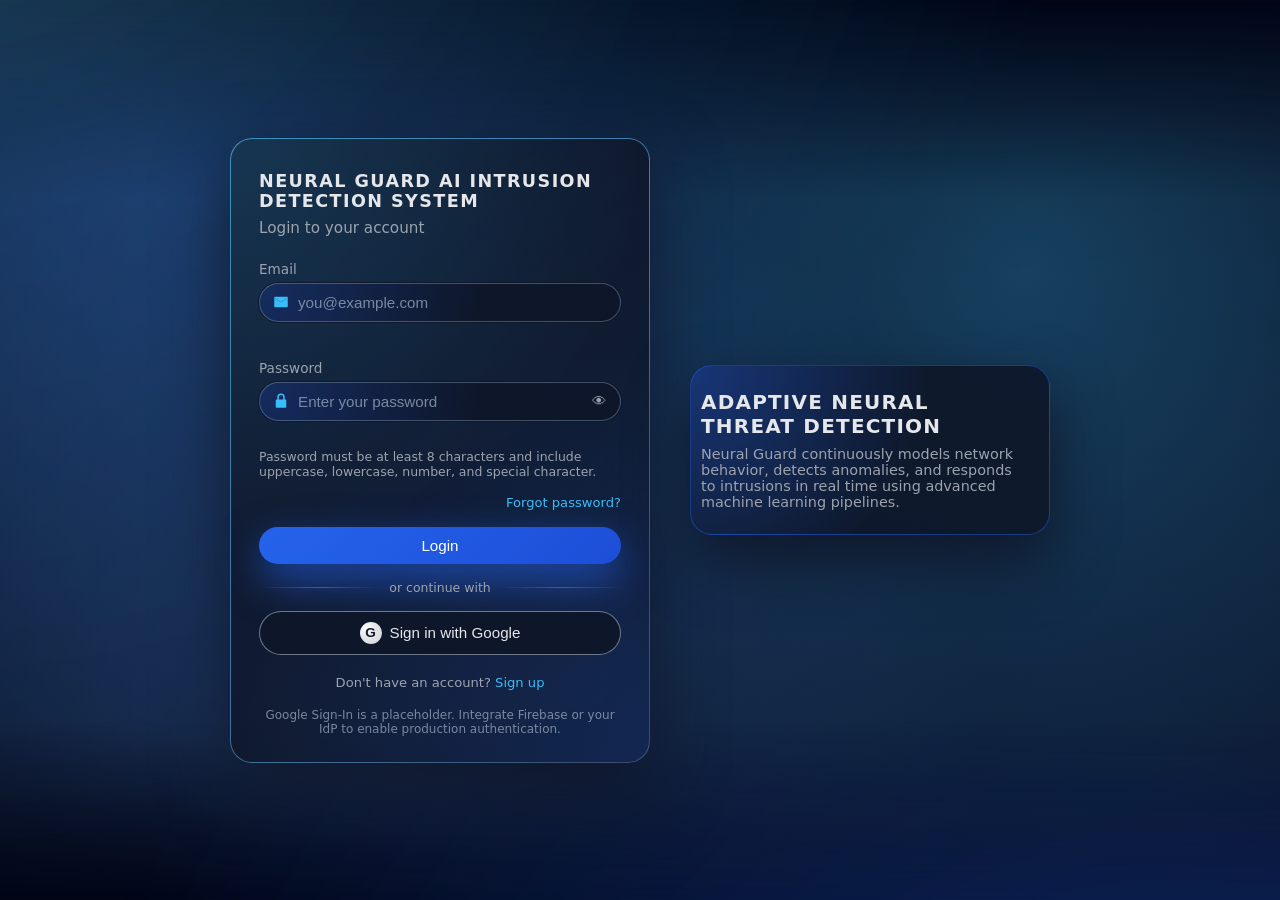
<file: frontend_demos/demo2/login.html>
<!DOCTYPE html>
<html lang="en">
  <head>
    <meta charset="UTF-8" />
    <meta name="viewport" content="width=device-width, initial-scale=1.0" />
    <title>Neural Guard | Login</title>
    <link rel="stylesheet" href="style.css" />
  </head>
  <body>
    <div class="background">
      <div class="bg-layer bg-layer-1"></div>
      <div class="bg-layer bg-layer-2"></div>
      <div class="bg-network"></div>
    </div>

    <main class="auth-wrapper">
      <section class="auth-card" aria-labelledby="app-title">
        <header class="auth-header">
          <h1 id="app-title" class="app-title">
            NEURAL GUARD AI INTRUSION DETECTION SYSTEM
          </h1>
          <p class="app-subtitle">Login to your account</p>
        </header>

        <form id="loginForm" class="auth-form" novalidate>
          <div class="field-group">
            <label for="email" class="field-label">Email</label>
            <div class="field-control">
              <span class="field-icon" aria-hidden="true">
                <!-- simple mail icon -->
                <svg viewBox="0 0 24 24" class="icon-svg">
                  <path
                    d="M4 5h16a1 1 0 0 1 1 1v12a1 1 0 0 1-1 1H4a1 1 0 0 1-1-1V6a1 1 0 0 1 1-1zm0 2v.2l8 5 8-5V7l-8 5-8-5z"
                  />
                </svg>
              </span>
              <input
                type="email"
                id="email"
                name="email"
                class="field-input"
                placeholder="you@example.com"
                autocomplete="email"
                required
              />
            </div>
            <p class="field-error" id="emailError"></p>
          </div>

          <div class="field-group">
            <label for="password" class="field-label">Password</label>
            <div class="field-control">
              <span class="field-icon" aria-hidden="true">
                <!-- simple lock icon -->
                <svg viewBox="0 0 24 24" class="icon-svg">
                  <path
                    d="M7 10V7a5 5 0 0 1 10 0v3h1a1 1 0 0 1 1 1v9a1 1 0 0 1-1 1H6a1 1 0 0 1-1-1v-9a1 1 0 0 1 1-1h1zm2 0h6V7a3 3 0 0 0-6 0v3z"
                  />
                </svg>
              </span>
              <input
                type="password"
                id="password"
                name="password"
                class="field-input"
                placeholder="Enter your password"
                autocomplete="current-password"
                required
              />
              <button
                type="button"
                class="password-toggle"
                id="togglePassword"
                aria-label="Toggle password visibility"
              >
                <span class="password-toggle-icon" aria-hidden="true">👁</span>
              </button>
            </div>
            <p class="field-error" id="passwordError"></p>
            <p class="password-hint">
              Password must be at least 8 characters and include uppercase,
              lowercase, number, and special character.
            </p>
          </div>

          <div class="auth-links-row">
            <a href="#" class="auth-link">Forgot password?</a>
          </div>

          <button type="submit" class="btn btn-primary">
            Login
          </button>

          <div class="divider">
            <span class="divider-line"></span>
            <span class="divider-text">or continue with</span>
            <span class="divider-line"></span>
          </div>

          <button type="button" class="btn btn-google" id="googleSignIn">
            <span class="google-icon" aria-hidden="true">G</span>
            <span>Sign in with Google</span>
          </button>

          <p class="auth-footer-text">
            Don't have an account?
            <a href="#" class="auth-link">Sign up</a>
          </p>

          <p class="auth-note">
            Google Sign-In is a placeholder. Integrate Firebase or your IdP to
            enable production authentication.
          </p>
        </form>
      </section>

      <section class="auth-side-copy" aria-hidden="true">
        <h2 class="side-title">Adaptive Neural Threat Detection</h2>
        <p class="side-text">
          Neural Guard continuously models network behavior, detects anomalies,
          and responds to intrusions in real time using advanced machine
          learning pipelines.
        </p>
      </section>
    </main>

    <script src="script.js"></script>
  </body>
</html>
</file>
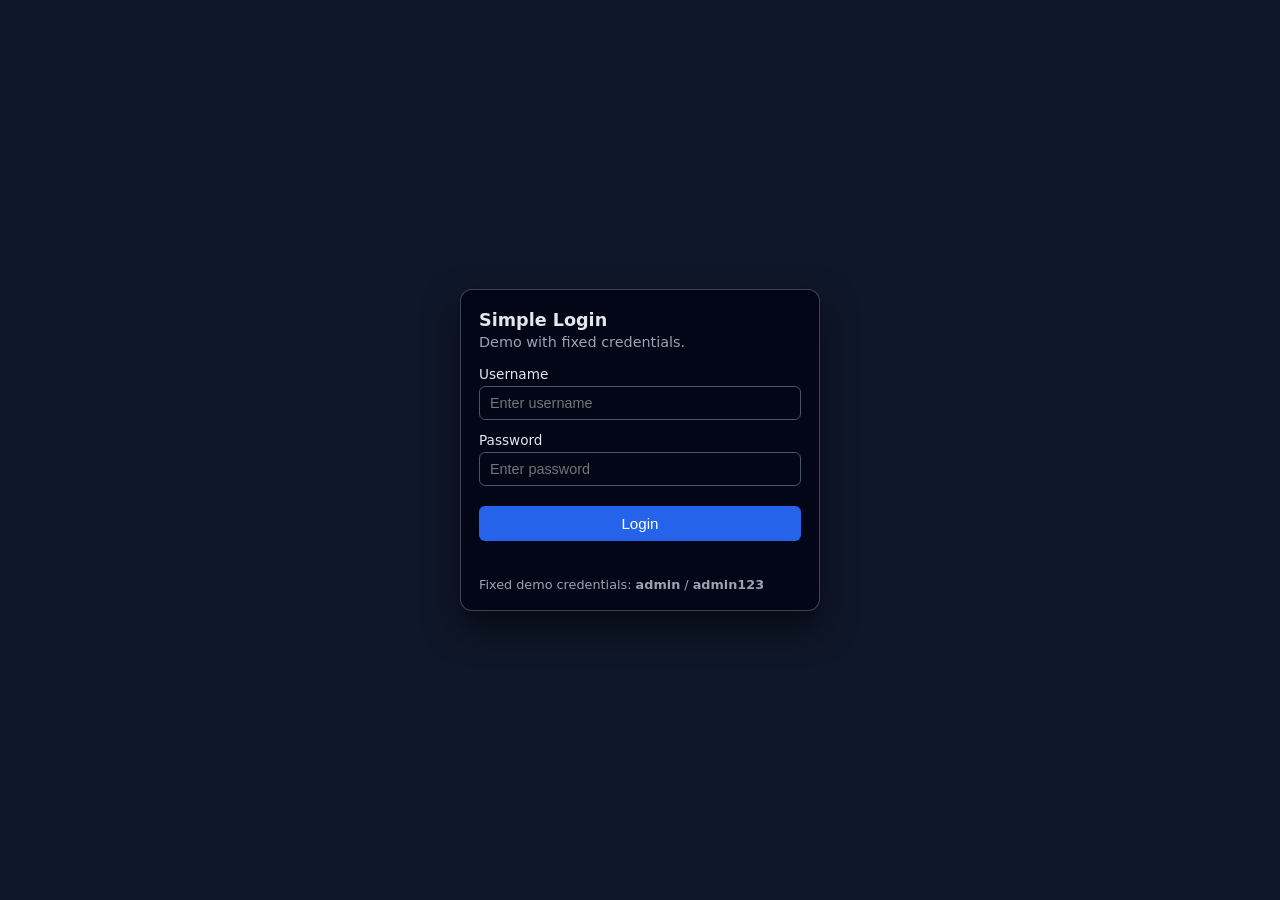
<file: frontend_demos/demo2/simple-login.html>
<!DOCTYPE html>
<html lang="en">
  <head>
    <meta charset="UTF-8" />
    <meta name="viewport" content="width=device-width, initial-scale=1.0" />
    <title>Simple Login Demo</title>

    <!--
      Simple, beginner-friendly login example
      - HTML for structure
      - CSS for basic styling
      - JavaScript (at the bottom) for logic
    -->

    <style>
      /* Basic page reset */
      * {
        box-sizing: border-box;
        margin: 0;
        padding: 0;
      }

      body {
        font-family: system-ui, -apple-system, BlinkMacSystemFont, "Segoe UI",
          sans-serif;
        background: #0f172a;
        color: #e5e7eb;
        min-height: 100vh;
        display: flex;
        align-items: center;
        justify-content: center;
        padding: 16px;
      }

      /* Container that holds the form */
      .login-card {
        width: 100%;
        max-width: 360px;
        background: #020617;
        border-radius: 12px;
        padding: 20px 18px 18px;
        box-shadow: 0 16px 35px rgba(0, 0, 0, 0.6);
        border: 1px solid rgba(148, 163, 184, 0.4);
      }

      .login-title {
        margin-bottom: 4px;
        font-size: 1.1rem;
      }

      .login-subtitle {
        margin-bottom: 16px;
        font-size: 0.9rem;
        color: #9ca3af;
      }

      .form-group {
        margin-bottom: 12px;
      }

      .form-label {
        display: block;
        margin-bottom: 4px;
        font-size: 0.85rem;
        color: #e5e7eb;
      }

      .form-input {
        width: 100%;
        padding: 8px 10px;
        border-radius: 6px;
        border: 1px solid #4b5563;
        background: #020617;
        color: #e5e7eb;
        font-size: 0.9rem;
      }

      .form-input:focus {
        outline: none;
        border-color: #2563eb;
        box-shadow: 0 0 0 1px #2563eb;
      }

      .login-button {
        width: 100%;
        margin-top: 8px;
        padding: 9px 12px;
        border-radius: 6px;
        border: none;
        background: #2563eb;
        color: white;
        font-weight: 500;
        font-size: 0.95rem;
        cursor: pointer;
      }

      .login-button:hover {
        background: #1d4ed8;
      }

      /* Error message styling */
      .error-message {
        margin-top: 8px;
        min-height: 18px; /* Keeps space even when empty */
        font-size: 0.85rem;
        color: #f97373;
      }

      .hint-text {
        margin-top: 10px;
        font-size: 0.8rem;
        color: #9ca3af;
      }
    </style>
  </head>
  <body>
    <div class="login-card">
      <h1 class="login-title">Simple Login</h1>
      <p class="login-subtitle">Demo with fixed credentials.</p>

      <!--
        The form only has two fields:
        - username
        - password

        We will listen for the submit event with JavaScript
        and prevent the browser from reloading the page.
      -->
      <form id="loginForm">
        <!-- Username field -->
        <div class="form-group">
          <label for="username" class="form-label">Username</label>
          <input
            type="text"
            id="username"
            class="form-input"
            placeholder="Enter username"
            autocomplete="username"
            required
          />
        </div>

        <!-- Password field -->
        <div class="form-group">
          <label for="password" class="form-label">Password</label>
          <input
            type="password"
            id="password"
            class="form-input"
            placeholder="Enter password"
            autocomplete="current-password"
            required
          />
        </div>

        <!-- Login button -->
        <button type="submit" class="login-button">Login</button>

        <!-- Error message area -->
        <p id="errorMessage" class="error-message"></p>

        <p class="hint-text">
          Fixed demo credentials: <strong>admin</strong> /
          <strong>admin123</strong>
        </p>
      </form>
    </div>

    <script>
      // Run this code only after the HTML has loaded
      document.addEventListener("DOMContentLoaded", function () {
        // 1. Get references to the elements we need
        const loginForm = document.getElementById("loginForm");
        const usernameInput = document.getElementById("username");
        const passwordInput = document.getElementById("password");
        const errorMessage = document.getElementById("errorMessage");

        // 2. Define our fixed username and password
        const FIXED_USERNAME = "admin";
        const FIXED_PASSWORD = "admin123";

        // 3. Listen for the form's "submit" event
        loginForm.addEventListener("submit", function (event) {
          // Prevent the browser from reloading the page
          event.preventDefault();

          // Clear any previous error message
          errorMessage.textContent = "";

          // Read the current values from the inputs
          const enteredUsername = usernameInput.value.trim();
          const enteredPassword = passwordInput.value;

          // 4. Check if the entered values match our fixed credentials
          const isUsernameCorrect = enteredUsername === FIXED_USERNAME;
          const isPasswordCorrect = enteredPassword === FIXED_PASSWORD;

          if (isUsernameCorrect && isPasswordCorrect) {
            // 5a. If correct, redirect to the protected page
            // Here we redirect to the demo1 index page, one folder up
            window.location.href = "../demo1/index.html";
          } else {
            // 5b. If wrong, show an error message
            errorMessage.textContent = "Invalid credentials";
          }
        });
      });
    </script>
  </body>
</html>
</file>
<file: frontend_demos/demo2/style.css>
:root {
  --bg-start: #0b1120;
  --bg-end: #1e3a8a;
  --accent: #2563eb;
  --accent-soft: rgba(37, 99, 235, 0.35);
  --accent-strong: #38bdf8;
  --text-main: #e5e7eb;
  --text-muted: #9ca3af;
  --error: #f97373;
  --card-bg: rgba(15, 23, 42, 0.8);
  --card-border: rgba(148, 163, 184, 0.35);
  --radius-lg: 22px;
  --shadow-lg: 0 24px 70px rgba(15, 23, 42, 0.9);
  --blur-amount: 22px;
  --transition-fast: 160ms ease-out;
  --transition-med: 220ms ease;
  --font-sans: system-ui, -apple-system, BlinkMacSystemFont, "Segoe UI",
    sans-serif;
}

*,
*::before,
*::after {
  box-sizing: border-box;
}

html,
body {
  margin: 0;
  padding: 0;
  height: 100%;
}

body {
  font-family: var(--font-sans);
  color: var(--text-main);
  background: radial-gradient(circle at top left, #0f172a 0, #020617 42%),
    radial-gradient(circle at bottom right, #1e3a8a 0, #020617 55%);
  overflow: hidden;
}

.background {
  position: fixed;
  inset: 0;
  overflow: hidden;
  z-index: -2;
}

.bg-layer {
  position: absolute;
  inset: -20vh -20vw;
  background: radial-gradient(circle at 10% -10%, rgba(56, 189, 248, 0.18),
        transparent 55%),
    radial-gradient(circle at 80% 120%, rgba(37, 99, 235, 0.28), transparent 55%);
  filter: blur(4px);
  opacity: 0.9;
}

.bg-layer-2 {
  mix-blend-mode: screen;
  opacity: 0.6;
  animation: floatGlow 18s ease-in-out infinite alternate;
}

.bg-network {
  position: absolute;
  inset: 0;
  background-image:
    radial-gradient(circle at 15% 20%, rgba(59, 130, 246, 0.35) 0, transparent 55%),
    radial-gradient(circle at 80% 30%, rgba(56, 189, 248, 0.35) 0, transparent 55%),
    radial-gradient(circle at 25% 80%, rgba(96, 165, 250, 0.25) 0, transparent 55%),
    linear-gradient(
      120deg,
      rgba(15, 23, 42, 0.2) 0,
      rgba(15, 23, 42, 0.85) 65%,
      rgba(15, 23, 42, 0.95) 100%
    );
  opacity: 0.8;
  mask-image: linear-gradient(to bottom, transparent, black 22%, black 80%, transparent);
  -webkit-mask-image: linear-gradient(
    to bottom,
    transparent,
    black 22%,
    black 80%,
    transparent
  );
}

.bg-network::before,
.bg-network::after {
  content: "";
  position: absolute;
  inset: 8vh 10vw;
  background-image:
    linear-gradient(
      120deg,
      rgba(59, 130, 246, 0.15) 1px,
      transparent 1px
    ),
    linear-gradient(
      210deg,
      rgba(15, 23, 42, 0.8) 1px,
      transparent 1px
    );
  background-size: 120px 120px, 120px 120px;
  opacity: 0.35;
  mix-blend-mode: screen;
}

.bg-network::after {
  inset: 20vh 22vw;
  filter: blur(0.5px);
  opacity: 0.45;
}

.auth-wrapper {
  position: relative;
  z-index: 1;
  height: 100vh;
  display: flex;
  align-items: center;
  justify-content: center;
  padding: 24px;
  gap: 40px;
}

.auth-card {
  max-width: 420px;
  width: 100%;
  padding: 32px 28px 26px;
  border-radius: var(--radius-lg);
  border: 1px solid var(--card-border);
  background:
    radial-gradient(circle at top left, rgba(56, 189, 248, 0.18), transparent 55%),
    radial-gradient(circle at bottom right, rgba(37, 99, 235, 0.18), transparent 55%),
    linear-gradient(135deg, rgba(15, 23, 42, 0.95), rgba(15, 23, 42, 0.75));
  backdrop-filter: blur(var(--blur-amount));
  -webkit-backdrop-filter: blur(var(--blur-amount));
  box-shadow: var(--shadow-lg);
  display: flex;
  flex-direction: column;
  gap: 18px;
}

.auth-card::before {
  content: "";
  position: absolute;
  inset: -1px;
  border-radius: inherit;
  padding: 1px;
  background: linear-gradient(135deg, rgba(56, 189, 248, 0.8), rgba(37, 99, 235, 0.1));
  -webkit-mask:
    linear-gradient(#000 0 0) content-box,
    linear-gradient(#000 0 0);
  -webkit-mask-composite: xor;
  mask-composite: exclude;
  opacity: 0.8;
  pointer-events: none;
}

.auth-header {
  display: flex;
  flex-direction: column;
  gap: 8px;
}

.app-title {
  font-size: 1.1rem;
  letter-spacing: 0.08em;
  text-transform: uppercase;
  color: #e5e7eb;
  margin: 0;
}

.app-subtitle {
  margin: 0;
  font-size: 0.95rem;
  color: var(--text-muted);
}

.auth-form {
  display: flex;
  flex-direction: column;
  gap: 16px;
  margin-top: 6px;
}

.field-group {
  display: flex;
  flex-direction: column;
  gap: 6px;
}

.field-label {
  font-size: 0.85rem;
  color: var(--text-muted);
}

.field-control {
  position: relative;
  display: flex;
  align-items: center;
  gap: 6px;
  padding: 2px 2px 2px 36px;
  border-radius: 999px;
  background: radial-gradient(circle at top left, rgba(37, 99, 235, 0.28), transparent 60%),
    rgba(15, 23, 42, 0.92);
  border: 1px solid rgba(148, 163, 184, 0.4);
  box-shadow: 0 0 0 1px rgba(15, 23, 42, 0.9);
  transition: border-color var(--transition-fast), box-shadow var(--transition-fast),
    background var(--transition-med), transform var(--transition-fast);
}

.field-control:focus-within {
  border-color: rgba(56, 189, 248, 0.85);
  box-shadow: 0 0 0 1px rgba(37, 99, 235, 0.5), 0 0 25px rgba(37, 99, 235, 0.5);
  transform: translateY(-1px);
}

.field-icon {
  position: absolute;
  inset-inline-start: 12px;
  display: inline-flex;
  align-items: center;
  justify-content: center;
  width: 18px;
  height: 18px;
  color: var(--accent-strong);
}

.icon-svg {
  width: 100%;
  height: 100%;
  fill: currentColor;
}

.field-input {
  flex: 1;
  background: transparent;
  border: none;
  color: var(--text-main);
  font-size: 0.95rem;
  padding: 8px 12px 8px 2px;
  outline: none;
}

.field-input::placeholder {
  color: rgba(148, 163, 184, 0.8);
}

.password-toggle {
  border: none;
  background: transparent;
  color: var(--text-muted);
  cursor: pointer;
  padding: 6px 12px 6px 6px;
  border-radius: 999px;
  display: inline-flex;
  align-items: center;
  justify-content: center;
  transition: background var(--transition-fast), color var(--transition-fast),
    transform var(--transition-fast);
}

.password-toggle:hover {
  background: rgba(15, 23, 42, 0.9);
  color: var(--accent-strong);
  transform: translateY(-1px);
}

.password-toggle-icon {
  font-size: 0.9rem;
}

.field-error {
  min-height: 16px;
  margin: 0;
  font-size: 0.78rem;
  color: var(--error);
}

.password-hint {
  margin: 0;
  font-size: 0.78rem;
  color: var(--text-muted);
}

.auth-links-row {
  display: flex;
  justify-content: flex-end;
  font-size: 0.82rem;
}

.auth-link {
  color: var(--accent-strong);
  text-decoration: none;
  position: relative;
  padding-bottom: 1px;
  transition: color var(--transition-fast);
}

.auth-link::after {
  content: "";
  position: absolute;
  left: 0;
  bottom: 0;
  width: 0;
  height: 1px;
  background: linear-gradient(90deg, var(--accent-strong), transparent);
  transition: width var(--transition-med);
}

.auth-link:hover::after {
  width: 100%;
}

.auth-link:hover {
  color: #e5e7eb;
}

.btn {
  width: 100%;
  border-radius: 999px;
  border: none;
  padding: 10px 14px;
  font-size: 0.95rem;
  font-weight: 500;
  cursor: pointer;
  display: inline-flex;
  align-items: center;
  justify-content: center;
  gap: 8px;
  transition: background var(--transition-med), box-shadow var(--transition-fast),
    transform var(--transition-fast), color var(--transition-fast);
}

.btn-primary {
  background: linear-gradient(135deg, #2563eb, #1d4ed8);
  color: white;
  box-shadow: 0 16px 40px rgba(37, 99, 235, 0.65);
}

.btn-primary:hover {
  background: linear-gradient(135deg, #1d4ed8, #2563eb);
  box-shadow: 0 18px 50px rgba(37, 99, 235, 0.9);
  transform: translateY(-1px) translateZ(0);
}

.btn-primary:active {
  transform: translateY(0);
  box-shadow: 0 10px 28px rgba(15, 23, 42, 0.9);
}

.btn-google {
  background: rgba(15, 23, 42, 0.95);
  color: var(--text-main);
  border: 1px solid rgba(148, 163, 184, 0.7);
}

.btn-google:hover {
  background: rgba(15, 23, 42, 1);
  box-shadow: 0 12px 32px rgba(15, 23, 42, 0.95);
  transform: translateY(-1px);
}

.google-icon {
  width: 22px;
  height: 22px;
  border-radius: 50%;
  background: radial-gradient(circle at 30% 30%, #fff 0, #e5e7eb 40%, #d4d4d8 100%);
  color: #111827;
  display: inline-flex;
  align-items: center;
  justify-content: center;
  font-weight: 700;
  font-size: 0.85rem;
}

.divider {
  display: flex;
  align-items: center;
  gap: 10px;
  font-size: 0.78rem;
  color: var(--text-muted);
}

.divider-line {
  flex: 1;
  height: 1px;
  background: linear-gradient(90deg, transparent, rgba(148, 163, 184, 0.4), transparent);
}

.divider-text {
  white-space: nowrap;
}

.auth-footer-text {
  margin: 4px 0 0;
  text-align: center;
  font-size: 0.82rem;
  color: var(--text-muted);
}

.auth-note {
  margin: 2px 0 0;
  text-align: center;
  font-size: 0.75rem;
  color: rgba(148, 163, 184, 0.8);
}

.auth-side-copy {
  max-width: 360px;
  flex-shrink: 0;
  padding: 24px 24px 24px 10px;
  border-radius: 22px;
  border: 1px solid rgba(37, 99, 235, 0.45);
  background: radial-gradient(circle at top left, rgba(37, 99, 235, 0.4), transparent 60%),
    rgba(15, 23, 42, 0.92);
  backdrop-filter: blur(32px);
  -webkit-backdrop-filter: blur(32px);
  box-shadow: 0 26px 60px rgba(15, 23, 42, 0.98);
}

.side-title {
  margin: 0 0 8px;
  font-size: 1.25rem;
  letter-spacing: 0.06em;
  text-transform: uppercase;
  color: #e5e7eb;
}

.side-text {
  margin: 0;
  font-size: 0.9rem;
  color: var(--text-muted);
}

@keyframes floatGlow {
  0% {
    transform: translate3d(0, 0, 0) scale(1);
  }
  50% {
    transform: translate3d(-12px, 6px, 0) scale(1.05);
  }
  100% {
    transform: translate3d(10px, -10px, 0) scale(1.02);
  }
}

@media (max-width: 960px) {
  .auth-wrapper {
    flex-direction: column;
    align-items: stretch;
    justify-content: center;
    height: auto;
    min-height: 100vh;
    padding: 24px 18px;
  }

  .auth-card {
    margin-inline: auto;
  }

  .auth-side-copy {
    max-width: 420px;
    margin: 4px auto 0;
    order: -1;
  }
}

@media (max-width: 640px) {
  body {
    overflow: auto;
  }

  .auth-wrapper {
    padding: 18px 14px 28px;
  }

  .auth-card {
    padding: 24px 20px 20px;
    gap: 16px;
  }

  .app-title {
    font-size: 0.9rem;
  }

  .auth-side-copy {
    display: none;
  }
}
</file>
